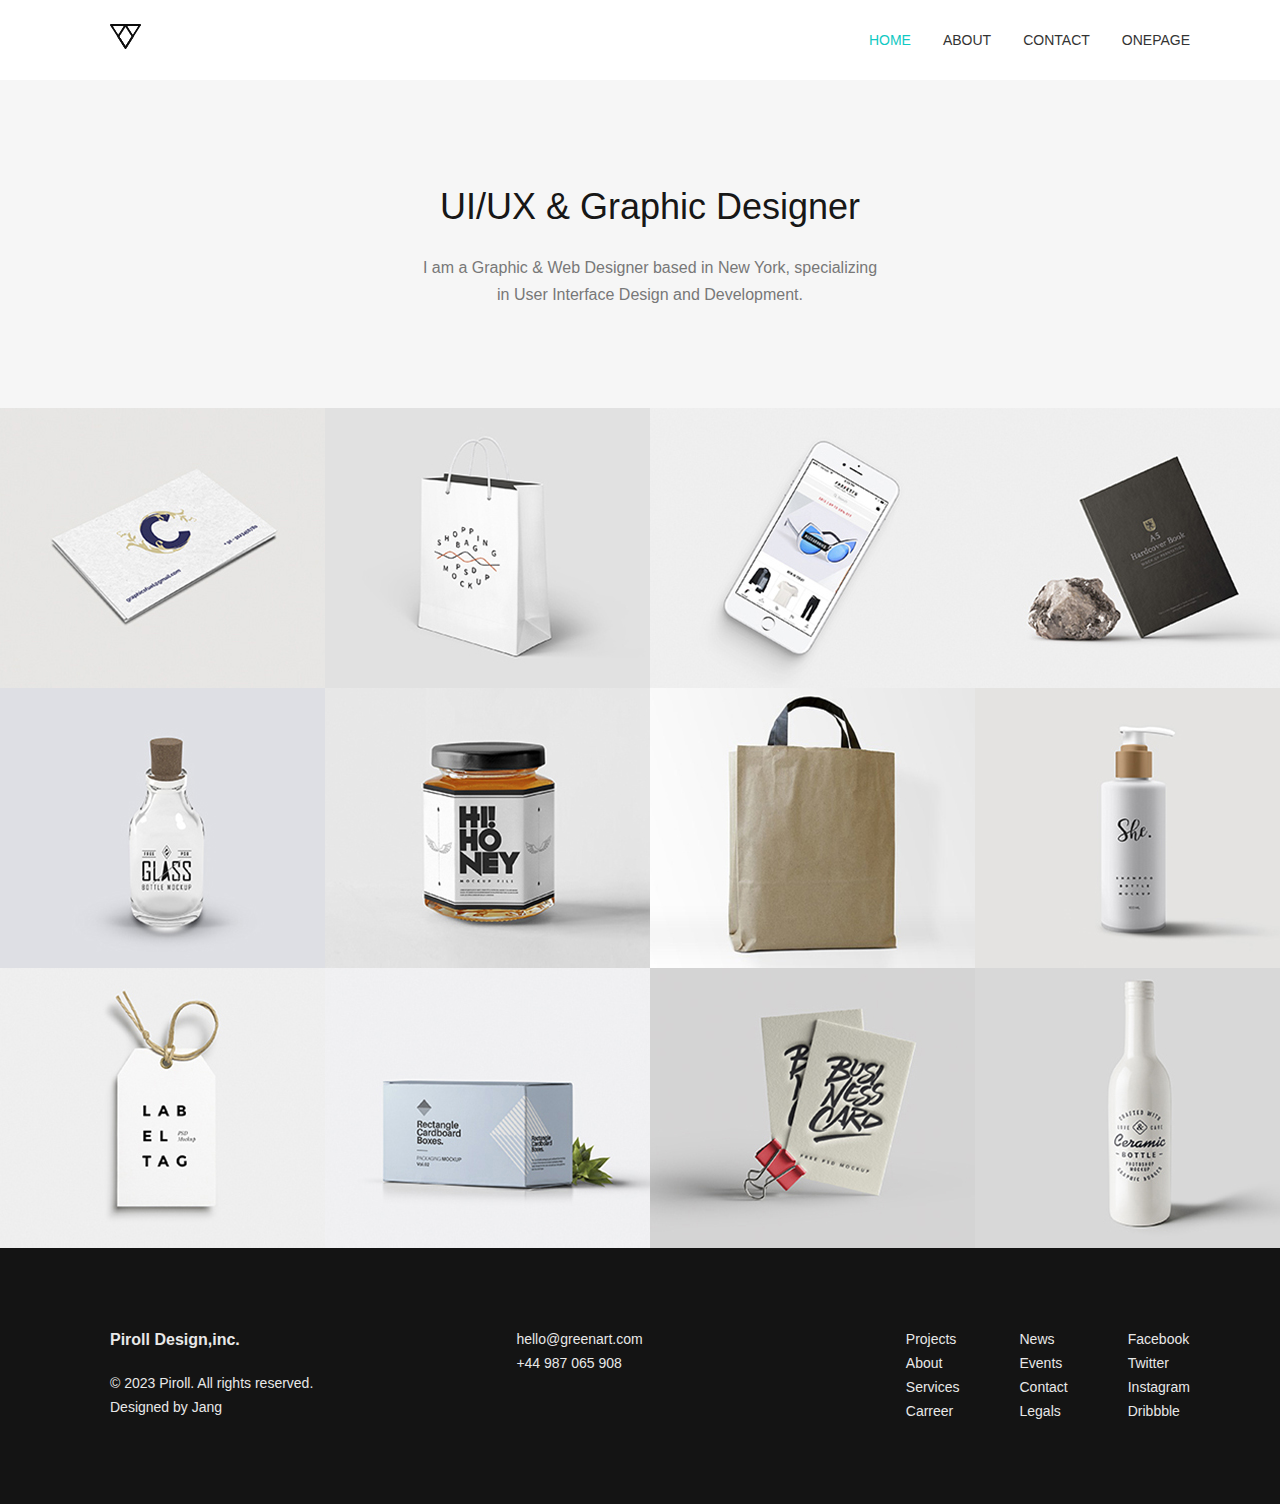
<file: index.html>
<!DOCTYPE html>
<html lang="en">
<head>
  <meta charset="UTF-8">
  <meta name="viewport" content="width=device-width, initial-scale=1.0">
  <title>메인페이지</title>
  <!--css외부정의-->
  <link href="css/header.css" rel="stylesheet">
  <link href="css/main.css" rel="stylesheet">
  <link href="css/footer.css" rel="stylesheet">
</head>
<body>
  <!--header-->
  <header>
    <div class="wrap">
      <div class="logo">
        <a href="index.html">
          <img src="img/logo.png" alt="">
        </a>
      </div>
      <ul  class="gnb">
        <li class="on"><a href="index.html">HOME</a></li>
        <li><a href="about.html">ABOUT</a></li>
        <li><a href="contact.html">CONTACT</a></li>
        <li><a href="onepage/index.html.html">ONEPAGE</a></li>
      </ul>
    </div>
  </header>

  <!--#banner-->
  <section id="banner">
    <h1>UI/UX &amp; Graphic Designer</h1>
    <p>
      I am a Graphic & Web Designer based in New York, specializing<br> 
      in User Interface Design and Development.
    </p>
  </section>

  <!--#works-->
  <section id="works">
    <div class="wrap">
      <article class="box">
        <img src="img/image01.jpg" alt="">
        <div class="overlay"></div>
      </article>
      <article class="box">
        <img src="img/image02.jpg" alt="">
        <div class="overlay"></div>
      </article>
      <article class="box">
        <img src="img/image03.jpg" alt="">
        <div class="overlay"></div>
      </article>
      <article class="box">
        <img src="img/image04.jpg" alt="">
        <div class="overlay"></div>
      </article>
      <article class="box">
        <img src="img/image05.jpg" alt="">
        <div class="overlay"></div>
      </article>
      <article class="box">
        <img src="img/image06.jpg" alt="">
        <div class="overlay"></div>
      </article>
      <article class="box">
        <img src="img/image07.jpg" alt="">
        <div class="overlay"></div>
      </article>
      <article class="box">
        <img src="img/image08.jpg" alt="">
        <div class="overlay"></div>
      </article>
      <article class="box">
        <img src="img/image09.jpg" alt="">
        <div class="overlay"></div>
      </article>
      <article class="box">
        <img src="img/image10.jpg" alt="">
        <div class="overlay"></div>
      </article>
      <article class="box">
        <img src="img/image11.jpg" alt="">
        <div class="overlay"></div>
      </article>
      <article class="box">
        <img src="img/image12.jpg" alt="">
        <div class="overlay"></div>
      </article>
    </div>
  </section>
  <footer>
    <div class="wrap">
      <div class="author">
        <h2>Piroll Design,inc.</h2>
        <p>&copy; 2023 Piroll. All rights reserved.</p>
        <p>Designed by Jang</p>
      </div>
      <div class="email">
        <p>hello@greenart.com</p>
        <p>+44 987 065 908</p>
      </div>
      <div class="links">
        <ul>
          <li><a href="#">Projects</a></li>
          <li><a href="#">About</a></li>
          <li><a href="#">Services</a></li>
          <li><a href="#">Carreer</a></li>
        </ul>
        <ul>
          <li><a href="#">News</a></li>
          <li><a href="#">Events</a></li>
          <li><a href="#">Contact</a></li>
          <li><a href="#">Legals</a></li>
        </ul>
        <ul>
          <li><a href="#">Facebook</a></li>
          <li><a href="#">Twitter</a></li>
          <li><a href="#">Instagram</a></li>
          <li><a href="#">Dribbble</a></li>
        </ul>
      </div>
    </div>
  </footer>
</body>
</html>
</file>
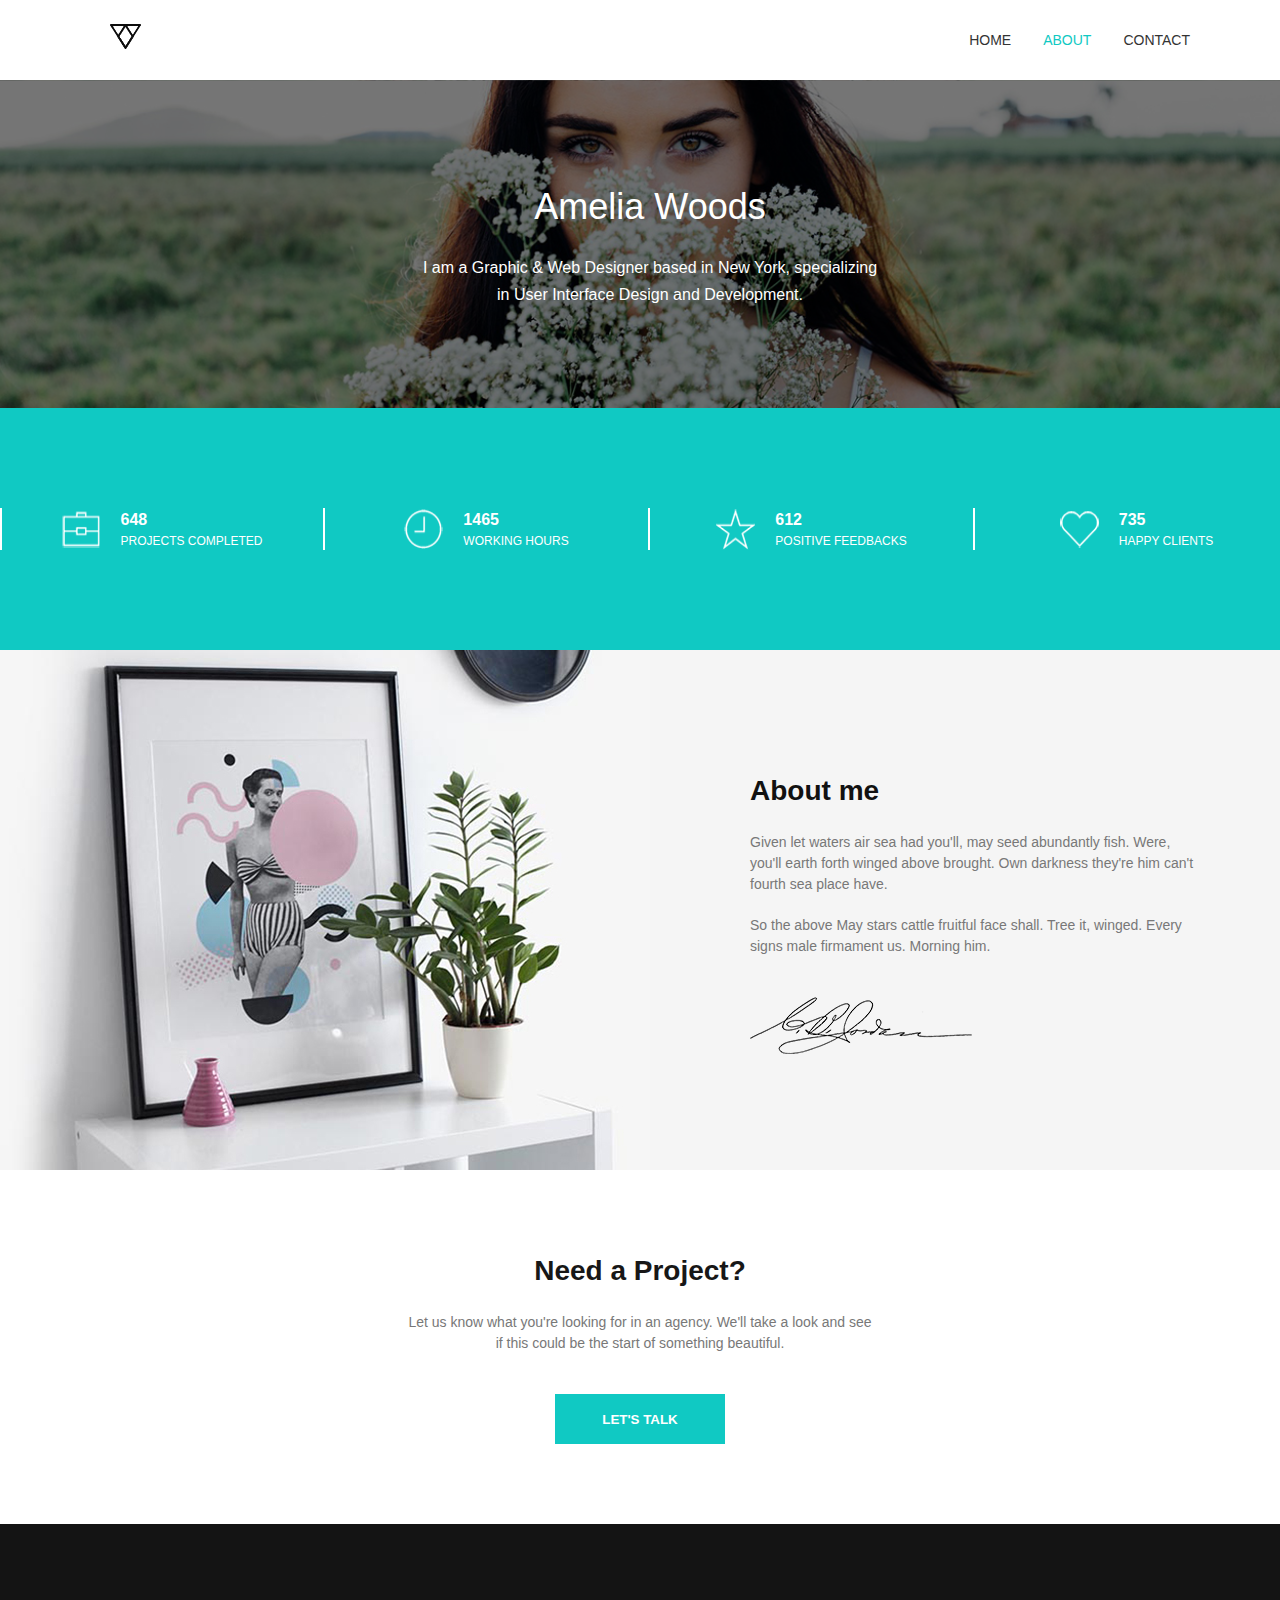
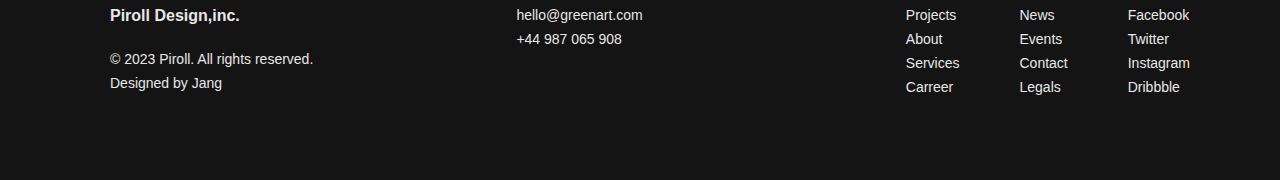
<file: about.html>
<!DOCTYPE html>
<html lang="en">

<head>
  <meta charset="UTF-8">
  <meta name="viewport" content="width=device-width, initial-scale=1.0">
  <title>메인페이지</title>
  <!--css외부정의-->
  <link href="css/header.css" rel="stylesheet">
  <link href="css/about.css" rel="stylesheet">
  <link href="css/footer.css" rel="stylesheet">
</head>

<body>
  <!--header-->
  <header>
    <div class="wrap">
      <div class="logo">
        <a href="index.html">
          <img src="img/logo.png" alt="">
        </a>
      </div>
      <ul class="gnb">
        <li><a href="index.html">HOME</a></li>
        <li class="on"><a href="about.html">ABOUT</a></li>
        <li><a href="contact.html">CONTACT</a></li>
      </ul>
    </div>
  </header>

  <section id="banner">
    <h1>Amelia Woods</h1>
    <p>
      I am a Graphic & Web Designer based in New York, specializing<br>
      in User Interface Design and Development.
    </p>
  </section>

  <section id="numbers">
    <div class="wrap">
      <article class="box">
        <img src="img/bag.png" alt="">
        <p>
          <b>648</b><br>
          PROJECTS COMPLETED
        </p>
      </article>
      <article class="box">
        <img src="img/clock.png" alt="">
        <p>
          <b>1465</b><br>
          WORKING HOURS
        </p>
      </article>
      <article class="box">
        <img src="img/star.png" alt="">
        <p>
          <b>612</b><br>
          POSITIVE FEEDBACKS
        </p>
      </article>
      <article class="box">
        <img src="img/heart.png" alt="">
        <p>
          <b>735</b><br>
          HAPPY CLIENTS
        </p>
      </article>
    </div>
  </section>

  <section id="about">
    <div class="wrap">
      <div class="largeImg"></div>
      <div class="txt">
        <h1>About me</h1>
        <p>
          Given let waters air sea had you'll, may seed abundantly fish.
          Were, you'll earth forth winged above brought. Own darkness
          they're him can't fourth sea place have.
        </p>
        <p>
          So the above May stars cattle fruitful face shall. Tree it, winged.
          Every signs male firmament us. Morning him.
        </p>
        <img src="img/sign.png" alt="">
      </div>
    </div>
  </section>

  <section id="project">
    <h1>Need a Project?</h1>
    <p>
      Let us know what you're looking for in an agency. We'll take a look and see<br>
      if this could be the start of something beautiful.
    </p>
    <button type="button">LET'S TALK</button>
  </section>

  <footer>
    <div class="wrap">
      <div class="author">
        <h2>Piroll Design,inc.</h2>
        <p>&copy; 2023 Piroll. All rights reserved.</p>
        <p>Designed by Jang</p>
      </div>
      <div class="email">
        <p>hello@greenart.com</p>
        <p>+44 987 065 908</p>
      </div>
      <div class="links">
        <ul>
          <li><a href="#">Projects</a></li>
          <li><a href="#">About</a></li>
          <li><a href="#">Services</a></li>
          <li><a href="#">Carreer</a></li>
        </ul>
        <ul>
          <li><a href="#">News</a></li>
          <li><a href="#">Events</a></li>
          <li><a href="#">Contact</a></li>
          <li><a href="#">Legals</a></li>
        </ul>
        <ul>
          <li><a href="#">Facebook</a></li>
          <li><a href="#">Twitter</a></li>
          <li><a href="#">Instagram</a></li>
          <li><a href="#">Dribbble</a></li>
        </ul>
      </div>
    </div>
  </footer>
</body>

</html>
</file>
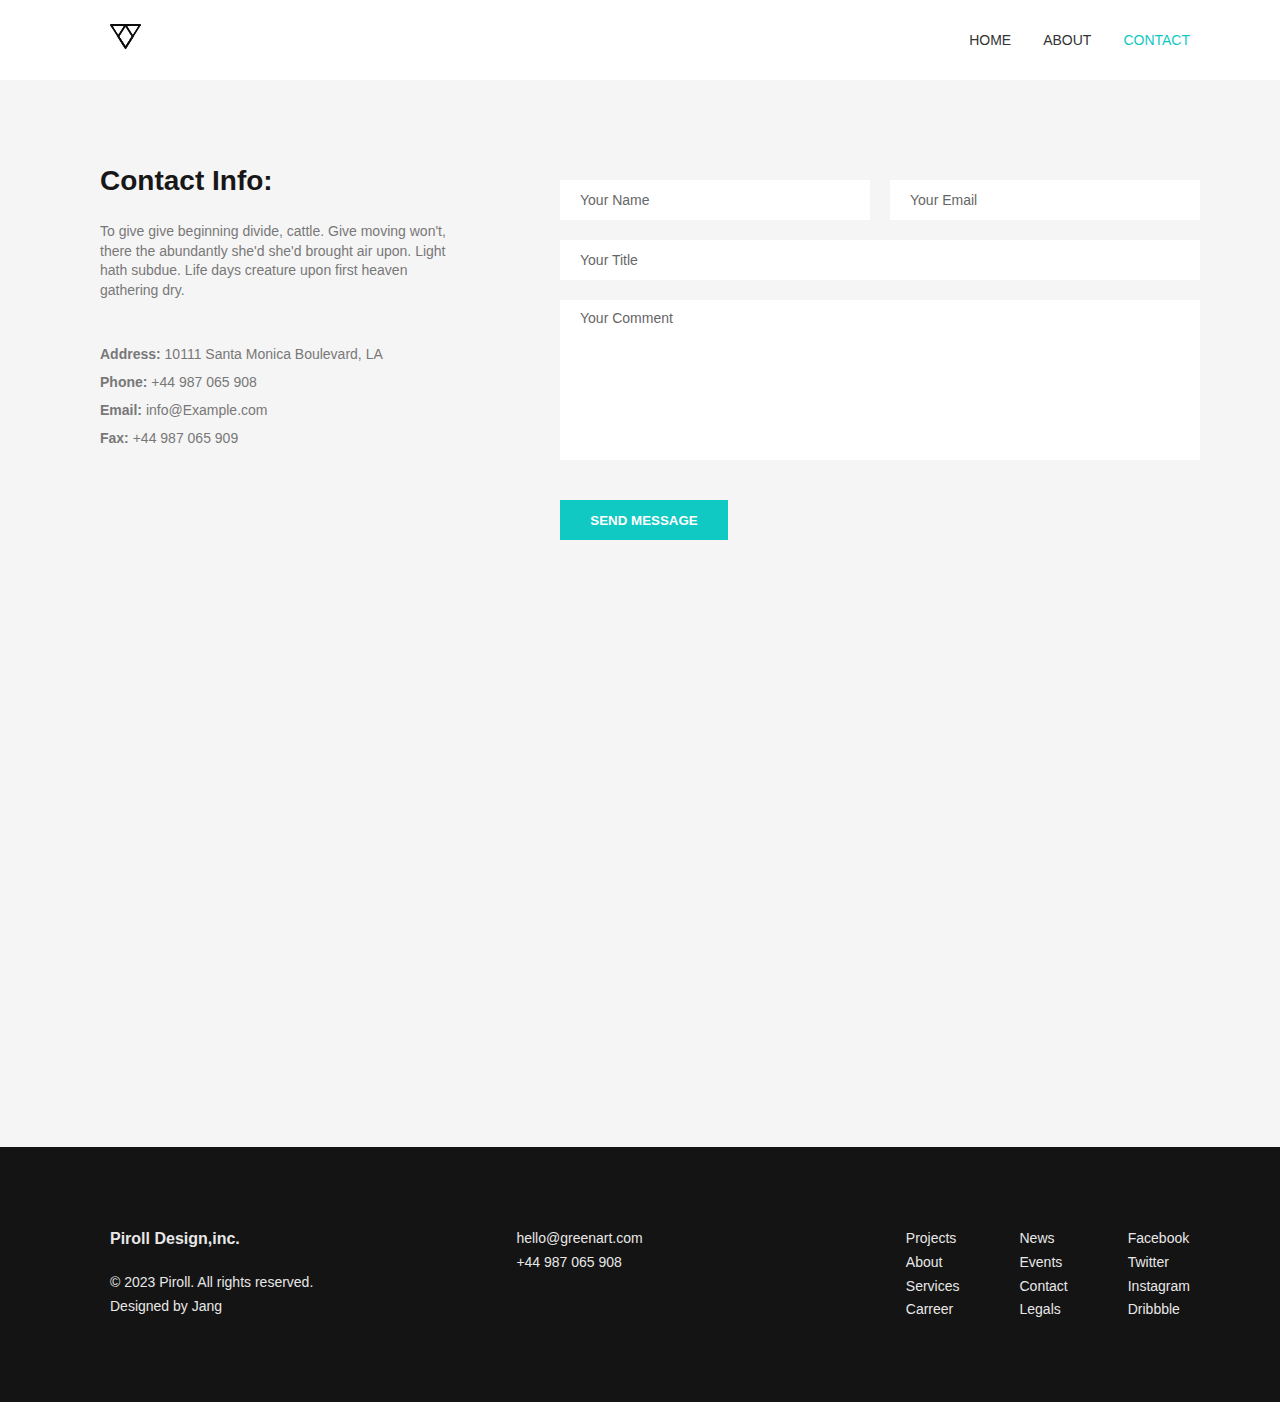
<file: contact.html>
<!DOCTYPE html>
<html lang="en">

<head>
  <meta charset="UTF-8">
  <meta name="viewport" content="width=device-width, initial-scale=1.0">
  <title>메인페이지</title>
  <!--css외부정의-->
  <link href="css/header.css" rel="stylesheet">
  <link href="css/contact.css" rel="stylesheet">
  <link href="css/footer.css" rel="stylesheet">
</head>

<body>
  <!--header-->
  <header>
    <div class="wrap">
      <div class="logo">
        <a href="index.html">
          <img src="img/logo.png" alt="">
        </a>
      </div>
      <ul class="gnb">
        <li><a href="index.html">HOME</a></li>
        <li><a href="about.html">ABOUT</a></li>
        <li class="on"><a href="contact.html">CONTACT</a></li>
      </ul>
    </div>
  </header>

  <section id="container">
    <div class="wrap">
      <div class="contact">
        <div class="info">
          <h1>Contact Info:</h1>
          <p class="detail">
            To give give beginning divide, cattle. Give moving 
            won't, there the abundantly she'd she'd brought air 
            upon. Light hath subdue. Life days creature upon 
            first heaven gathering dry.
          </p>
          <p>
            <b>Address:</b> 10111 Santa Monica Boulevard, LA
          </p>
          <p>
            <b>Phone:</b> +44 987 065 908
          </p>
          <p>
            <b>Email:</b> info@Example.com
          </p>
          <p>
            <b>Fax:</b> +44 987 065 909
          </p>
        </div>
        <form>
          <input type="text" placeholder="Your Name">
          <input type="text" placeholder="Your Email">
          <input type="text" placeholder="Your Title">
          <textarea placeholder="Your Comment"></textarea>
          <input type="submit" value="SEND MESSAGE">
        </form>
      </div>
      <div class="map">
        <iframe src="https://www.google.com/maps/embed?pb=!1m18!1m12!1m3!1d50769.15453600015!2d126.76684072167969!3d37.31711840000001!2m3!1f0!2f0!3f0!3m2!1i1024!2i768!4f13.1!3m3!1m2!1s0x357b6f1b9976bc0b%3A0xdd81061eb4f2ef1d!2z6re466aw7Lu07ZOo7YSw7JWE7Lm0642w66-4IOyViOyCsOy6oO2NvOyKpA!5e0!3m2!1sko!2skr!4v1693357531271!5m2!1sko!2skr" width="1100" height="440" style="border:0;" allowfullscreen="" loading="lazy" referrerpolicy="no-referrer-when-downgrade"></iframe>
      </div>
    </div>
  </section>

  <footer>
    <div class="wrap">
      <div class="author">
        <h2>Piroll Design,inc.</h2>
        <p>&copy; 2023 Piroll. All rights reserved.</p>
        <p>Designed by Jang</p>
      </div>
      <div class="email">
        <p>hello@greenart.com</p>
        <p>+44 987 065 908</p>
      </div>
      <div class="links">
        <ul>
          <li><a href="#">Projects</a></li>
          <li><a href="#">About</a></li>
          <li><a href="#">Services</a></li>
          <li><a href="#">Carreer</a></li>
        </ul>
        <ul>
          <li><a href="#">News</a></li>
          <li><a href="#">Events</a></li>
          <li><a href="#">Contact</a></li>
          <li><a href="#">Legals</a></li>
        </ul>
        <ul>
          <li><a href="#">Facebook</a></li>
          <li><a href="#">Twitter</a></li>
          <li><a href="#">Instagram</a></li>
          <li><a href="#">Dribbble</a></li>
        </ul>
      </div>
    </div>
  </footer>
</body>

</html>
</file>
<file: css/main.css>
/*#banner*/
#banner{
  min-width:1300px;
  background-color:#f6f6f6;
  padding:100px 0;
  text-align: center;
}
#banner > h1{
  font-size:36px;
  font-weight: 500;
  margin-bottom:20px;
}
#banner > p{
  color:#787878;
  line-height:1.7;
}

/*#works*/
#works > .wrap{
  display:flex;
  flex-wrap:wrap;
}
#works .box{
  width:325px;
  height:280px;
  position:relative;/*pos:abs를 적용한 자식요소의 기준이 됨*/
  overflow:hidden;
}
#works .box .overlay{
  position:absolute;
  top:0; left:0; bottom:0; right:0;
  /*position속성을 적용한 부모(조상)요소와 같은 크기로 설정*/
  background:#10c9c388 url(../img/eye.png) no-repeat center;
  /*색상코드의 마지막 2자리는 알파채널*/
  visibility:hidden;
  opacity:0;
  transform:scale(0) rotate(-720deg);
  transition:all 0.3s;/*변환효과 적용*/
}
/*box요소에 마우스를 올리면 overlay요소가 나타남*/
#works .box:hover .overlay{
  visibility:visible;
  opacity:1;
  transform:scale(1) rotate(0deg);
}
</file>
<file: css/footer.css>
footer{
  min-width:1300px;
  background-color:#141414;
  color:#e8e8e8;
}
footer > .wrap{
  padding:80px 110px;
  display:flex;
  justify-content: space-between;
}
footer .author h2{
  font-size:16px;
  margin-bottom:20px;
}
footer .links{
  display:flex;
}
footer .links > ul{
  margin-left:60px;
}
footer p,
footer li{
  font-size:14px;
  line-height:1.7;
}
</file>
<file: css/about.css>
/*#banner*/
#banner{
  min-width:1300px;
  /*어두운색으로 그라디언트를 넣어 배경이미지를 어둡게 설정*/
  background:linear-gradient(0deg,#00000088,#00000088), url(../img/banner.jpg) center/cover;
  padding:100px 0;
  text-align: center;
  color:#fff;
}
#banner > h1{
  font-size:36px;
  font-weight: 500;
  margin-bottom:20px;
}
#banner > p{
  line-height:1.7;
}

/*#numbers*/
#numbers{
  background-color:#10c9c3;
  min-width:1300px;
}
#numbers > .wrap{
  padding:100px 0;
  display:flex;
  justify-content: space-between;
  align-items: center;
  color:#fff;
}
#numbers .box{
  width:25%;
  display:flex;
  justify-content: center;
  border-right:2px solid #fff;
}
#numbers .box:first-child{
  border-left:2px solid #fff;
}
#numbers .box p{
  margin-left:20px;
  font-size:12px;
}
#numbers .box p b{
  font-size:16px;
}

/*#about*/
#about{
  min-width:1300px;
  background-color:#f5f5f5;
}
#about > .wrap{
  display:flex;
}
#about > .wrap > div{
  width:50%;
  height:520px;
}
#about .largeImg{
  background:url(../img/about_me.jpg);
}
#about .txt{
  padding:120px 100px;
}
#about .txt h1{
  font-size:28px;
  color:#111;
}
#about .txt p{
  font-size:14px;
  color:#787878;
  margin:20px 0;
}
#about .txt img{
  margin-top:20px;
}

/*#project*/
#project{
  padding:80px 0;
  text-align: center;
}
#project h1{
  font-size:28px;
}
#project p{
  color:#787878;
  font-size:14px;
  margin:20px 0 40px;
}
#project button{
  width:170px;
  height:50px;
  border:none;
  outline:none;
  background-color:#10c9c3;
  color:#fff;
  font-weight: bold;
}
</file>
<file: css/contact.css>
#container{
  min-width:1300px;
  background-color:#f5f5f5;
}
#container > .wrap{
  width:1100px;
  padding:80px 0;
}
.contact{
  margin-bottom:80px;
  display:flex;
  justify-content: space-between;
}
.info{
  width:350px;
}
.info > h1{
  font-size:28px;
}
.info > p{
  font-size:14px;
  color:#787878;
  line-height:2;
}
.info > .detail{
  line-height:1.4;
  margin:20px 0 40px;
}

form{
  width:640px;
  display:flex;
  flex-wrap:wrap;
  align-content: flex-start;
  padding-top:20px;
}
input,textarea{
  border:none;
  outline:none;
  padding:10px 20px;
  resize:none;/*크기조절x*/
}
input[type=text]{
  width:310px;
  height:40px;
  margin-bottom:20px;
}
input:first-child{
  margin-right:20px;
}
input:nth-child(3){
  width:100%;
}
textarea{
  width:100%;
  height:160px;
  margin-bottom:40px;
}
input[type=submit]{
  width:168px;
  height:40px;
  background-color:#10c9c3;
  color:#fff;
  font-weight: bold;
  cursor:pointer;
}
/*placeholder 스타일 변경*/
::placeholder{
  color:#666;
  font-family: Arial, Helvetica, sans-serif;
  font-size:14px;
}
</file>
<file: css/header.css>
/*reset*/
*{margin:0; padding:0; box-sizing:border-box;}
ul,ol{list-style:none;}
a{
  text-decoration: none;
  color:inherit;
}
body{
  font-family:Verdana, Geneva, Tahoma, sans-serif;
  font-size:16px;
  line-height:1.5;
  color:#171717;
}
.wrap{
  width:1300px;
  margin:auto;
}
/*=============================================*/

header{
  min-width:1300px;
  background-color:#fff;
  box-shadow:0 3px 4px rgba(0,0,0,0.2);
}
header > .wrap{
  padding:0 110px;
  height:80px;
  display:flex;
  justify-content: space-between;
  align-items: center;
}

.gnb{
  display:flex;
}
.gnb > li{
  margin-left:32px;
  font-size:14px;
  color:#333;
}
.gnb > .on{
  color:#10c9c3;
}
</file>
